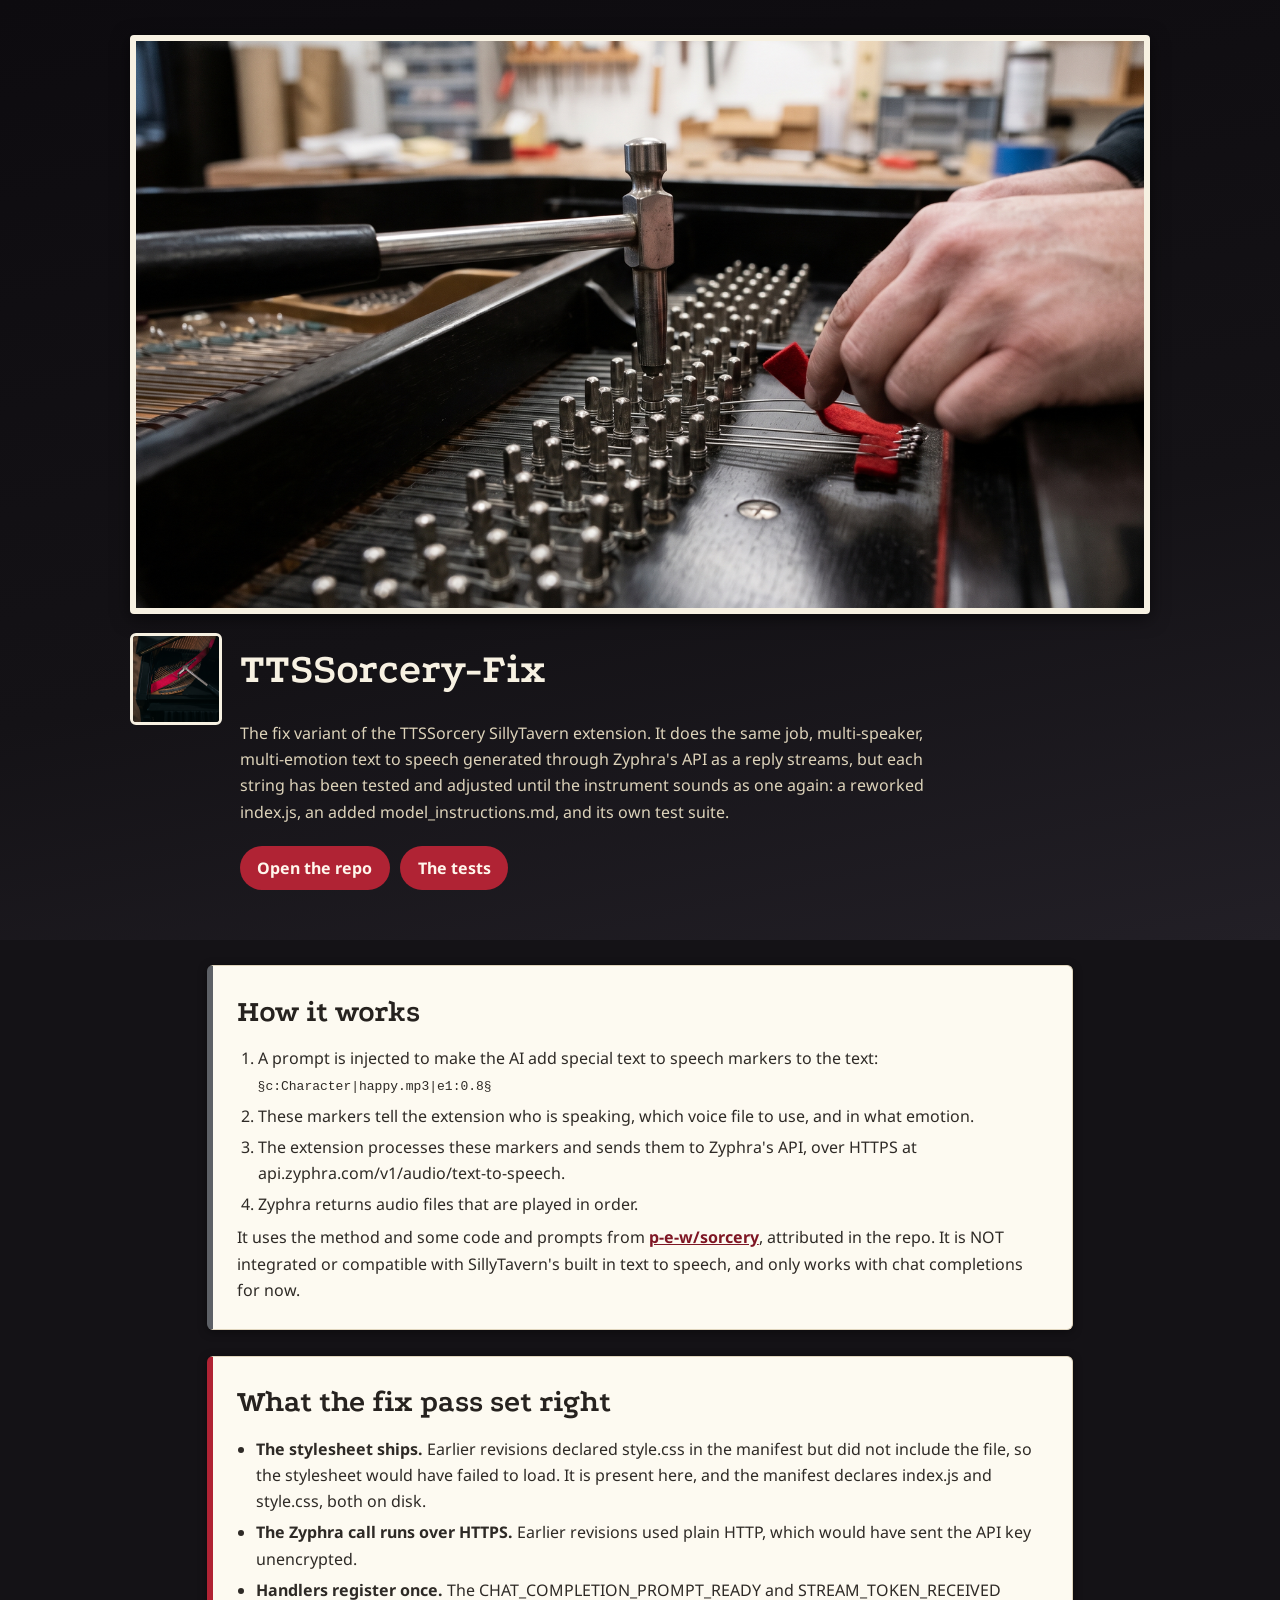
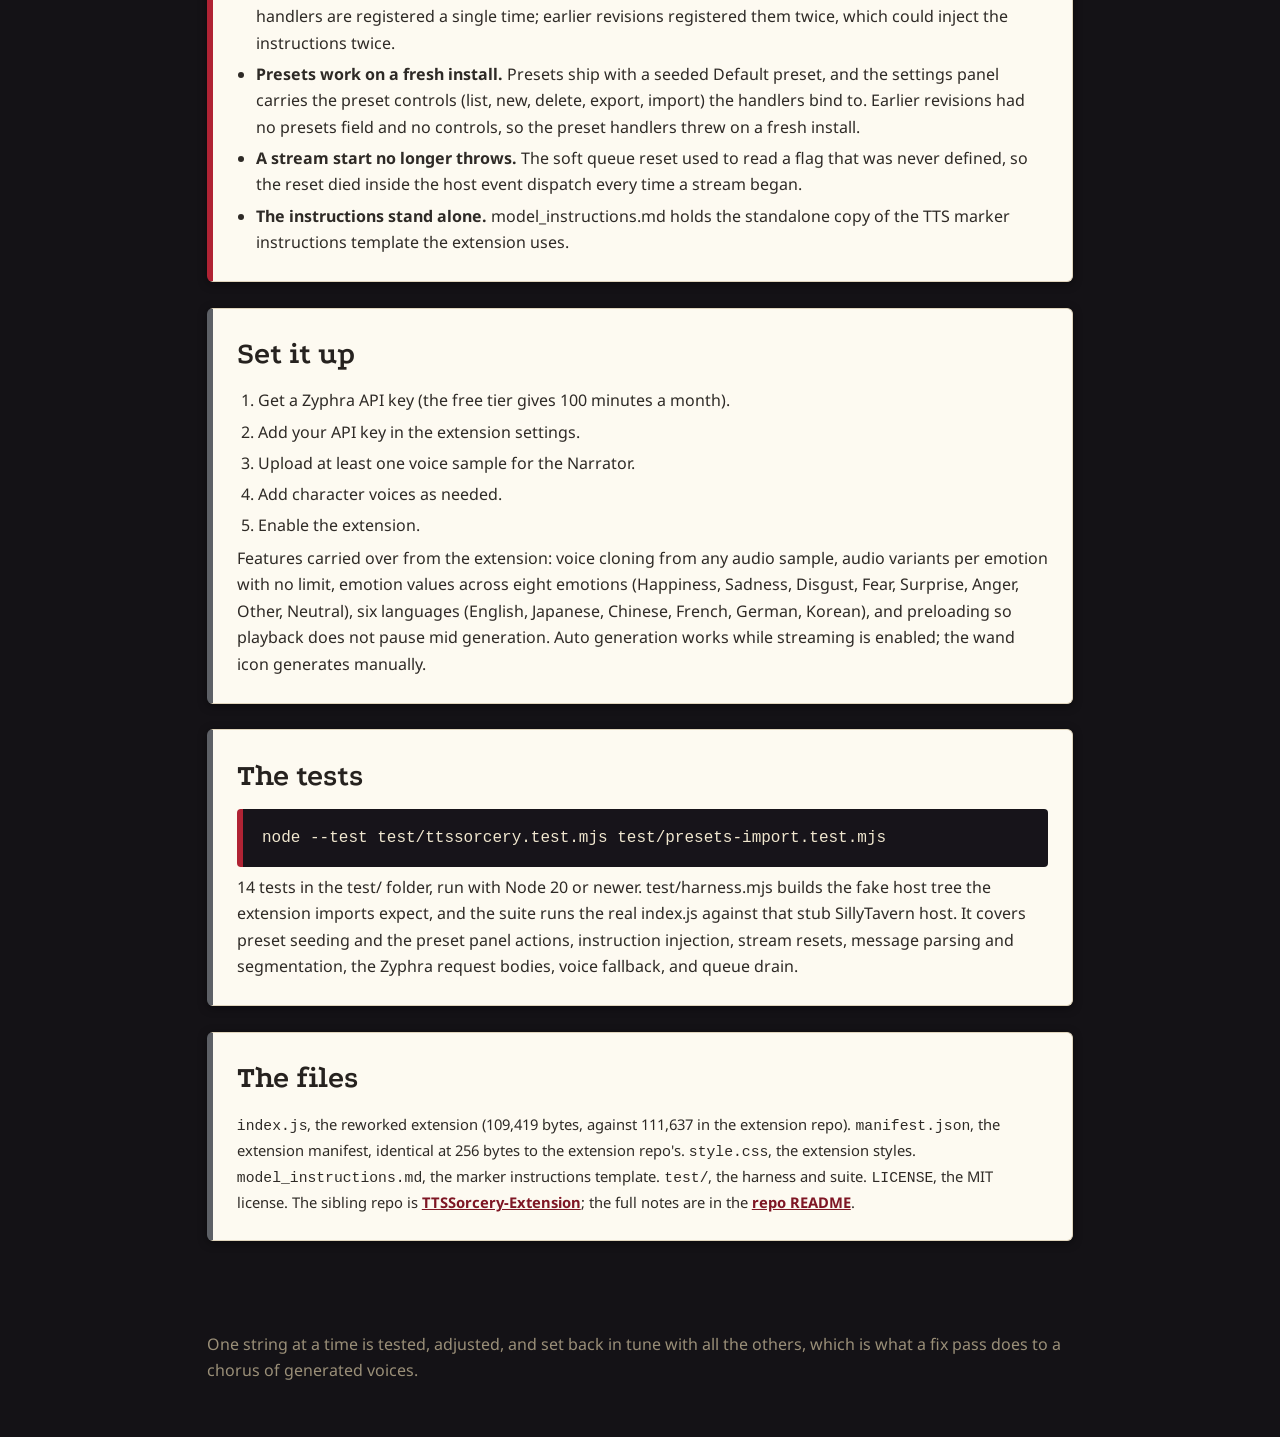
<file: index.html>
<!DOCTYPE html>
<html lang="en">
<head>
<meta charset="utf-8">
<meta name="viewport" content="width=device-width, initial-scale=1">
<title>TTSSorcery-Fix: The Tuning Bench</title>
<meta name="description" content="The fix variant of the TTSSorcery SillyTavern extension: multi-speaker, multi-emotion text to speech through Zyphra's API as a reply streams, with a reworked index.js, an added model_instructions.md, and its own test suite.">
<style>
@font-face{font-family:'Podkova';src:url('fonts/Podkova-500.woff2') format('woff2');font-weight:500}
@font-face{font-family:'Podkova';src:url('fonts/Podkova-700.woff2') format('woff2');font-weight:700}
@font-face{font-family:'Podkova';src:url('fonts/Podkova-800.woff2') format('woff2');font-weight:800}
@font-face{font-family:'Noto Sans';src:url('fonts/NotoSans-400.woff2') format('woff2');font-weight:400}
@font-face{font-family:'Noto Sans';src:url('fonts/NotoSans-600.woff2') format('woff2');font-weight:600}
@font-face{font-family:'Noto Sans';src:url('fonts/NotoSans-700.woff2') format('woff2');font-weight:700}
:root{--black:#141216;--black2:#221f26;--ivory:#f7f1e2;--card:#fdfaf1;--ink:#2e2a26;--steel:#5d6066;--crimson:#b02334;--crimsondk:#7e1624;--line:#e0d5bd}
*{box-sizing:border-box} body{margin:0;background:var(--black);color:var(--ink);font-family:'Noto Sans',sans-serif;line-height:1.65}
h1,h2{font-family:'Podkova',serif;color:#26221f}
.hero{background:linear-gradient(168deg,#0d0b0f 0%,var(--black) 60%,var(--black2) 100%);padding:2.2rem 6vw 1.8rem}
.hero .inner{max-width:1020px;margin:0 auto}
.hero img.wide{width:100%;height:auto;display:block;border:6px solid var(--ivory);border-radius:4px;box-shadow:0 4px 18px rgba(0,0,0,.55)}
.hero .row{display:flex;gap:1.1rem;align-items:flex-start;margin-top:1.2rem}
.hero .row img{width:92px;height:92px;object-fit:cover;border-radius:6px;border:3px solid var(--ivory);background:var(--ivory)}
.hero h1{margin:.1rem 0 .3rem;font-size:2.6rem;color:var(--ivory)}
.hero p{max-width:44rem;color:#ddd3ba}
main{padding:0 6vw 3rem;max-width:1020px;margin:0 auto}
.card{background:var(--card);border:1px solid var(--line);border-left:6px solid var(--steel);border-radius:6px;padding:1.2rem 1.5rem;margin:1.6rem 0;box-shadow:0 2px 10px rgba(0,0,0,.4)}
.card.felt{border-left-color:var(--crimson)}
.card h2{margin:.1rem 0 .5rem;font-size:1.9rem;font-weight:700}
.card p{margin:.4rem 0}
.strip{background:#17141a;color:#f0e7cf;padding:1rem 1.2rem;overflow-x:auto;font-family:ui-monospace,Menlo,monospace;border-radius:4px;border-left:6px solid var(--crimson)}
.btn{display:inline-block;background:var(--crimson);color:#fff6ec;font-family:'Noto Sans',sans-serif;font-weight:700;text-decoration:none;padding:.55rem 1.1rem;border-radius:999px;margin:.3rem .4rem .3rem 0}
.btn:hover{background:var(--crimsondk);color:#fff6ec}.btn:active{transform:translateY(2px)}
.btn:focus-visible{outline:2px dashed var(--crimson);outline-offset:3px}
a{color:var(--crimsondk);font-weight:700}
ol{margin:.4rem 0;padding-left:1.3rem}ul{margin:.4rem 0;padding-left:1.2rem}li{margin:.3rem 0}
table{border-collapse:collapse}td{padding:.2rem .9rem .2rem 0;vertical-align:top}
td:first-child{font-weight:700;color:var(--crimsondk);white-space:nowrap}
.small{font-size:.92rem}
footer{padding:0 6vw 2.5rem;max-width:1020px;margin:0 auto;color:#9a8f78}
</style>
</head>
<body>
<header class="hero">
<div class="inner">
<img class="wide" src="assets/intro-banner.png" alt="The tuning hammer seated on one pin among rows of pins, a hand lifting the red felt mute from the strings it has just set right">
<div class="row"><img src="assets/logo.png" alt="TTSSorcery-Fix logo: the open top of a black piano with a crimson felt strip laid across its steel strings and a tuning hammer resting on one pin"><div><h1>TTSSorcery-Fix</h1><p>The fix variant of the TTSSorcery SillyTavern extension. It does the same job, multi-speaker, multi-emotion text to speech generated through Zyphra's API as a reply streams, but each string has been tested and adjusted until the instrument sounds as one again: a reworked index.js, an added model_instructions.md, and its own test suite.</p><p><a class="btn" href="https://github.com/Epsilon0xCell/TTSSorcery-Fix">Open the repo</a> <a class="btn" href="#proof">The tests</a></p></div></div>
</div>
</header>
<main>
<section class="card"><h2>How it works</h2><ol>
<li>A prompt is injected to make the AI add special text to speech markers to the text: <code>§c:Character|happy.mp3|e1:0.8§</code></li>
<li>These markers tell the extension who is speaking, which voice file to use, and in what emotion.</li>
<li>The extension processes these markers and sends them to Zyphra's API, over HTTPS at api.zyphra.com/v1/audio/text-to-speech.</li>
<li>Zyphra returns audio files that are played in order.</li>
</ol><p>It uses the method and some code and prompts from <a href="https://github.com/p-e-w/sorcery">p-e-w/sorcery</a>, attributed in the repo. It is NOT integrated or compatible with SillyTavern's built in text to speech, and only works with chat completions for now.</p></section>
<section class="card felt"><h2>What the fix pass set right</h2><ul>
<li><strong>The stylesheet ships.</strong> Earlier revisions declared style.css in the manifest but did not include the file, so the stylesheet would have failed to load. It is present here, and the manifest declares index.js and style.css, both on disk.</li>
<li><strong>The Zyphra call runs over HTTPS.</strong> Earlier revisions used plain HTTP, which would have sent the API key unencrypted.</li>
<li><strong>Handlers register once.</strong> The CHAT_COMPLETION_PROMPT_READY and STREAM_TOKEN_RECEIVED handlers are registered a single time; earlier revisions registered them twice, which could inject the instructions twice.</li>
<li><strong>Presets work on a fresh install.</strong> Presets ship with a seeded Default preset, and the settings panel carries the preset controls (list, new, delete, export, import) the handlers bind to. Earlier revisions had no presets field and no controls, so the preset handlers threw on a fresh install.</li>
<li><strong>A stream start no longer throws.</strong> The soft queue reset used to read a flag that was never defined, so the reset died inside the host event dispatch every time a stream began.</li>
<li><strong>The instructions stand alone.</strong> model_instructions.md holds the standalone copy of the TTS marker instructions template the extension uses.</li>
</ul></section>
<section class="card"><h2>Set it up</h2><ol>
<li>Get a Zyphra API key (the free tier gives 100 minutes a month).</li>
<li>Add your API key in the extension settings.</li>
<li>Upload at least one voice sample for the Narrator.</li>
<li>Add character voices as needed.</li>
<li>Enable the extension.</li>
</ol><p>Features carried over from the extension: voice cloning from any audio sample, audio variants per emotion with no limit, emotion values across eight emotions (Happiness, Sadness, Disgust, Fear, Surprise, Anger, Other, Neutral), six languages (English, Japanese, Chinese, French, German, Korean), and preloading so playback does not pause mid generation. Auto generation works while streaming is enabled; the wand icon generates manually.</p></section>
<section class="card" id="proof"><h2>The tests</h2><div class="strip">node --test test/ttssorcery.test.mjs test/presets-import.test.mjs</div><p>14 tests in the test/ folder, run with Node 20 or newer. test/harness.mjs builds the fake host tree the extension imports expect, and the suite runs the real index.js against that stub SillyTavern host. It covers preset seeding and the preset panel actions, instruction injection, stream resets, message parsing and segmentation, the Zyphra request bodies, voice fallback, and queue drain.</p></section>
<section class="card"><h2>The files</h2><p class="small"><code>index.js</code>, the reworked extension (109,419 bytes, against 111,637 in the extension repo). <code>manifest.json</code>, the extension manifest, identical at 256 bytes to the extension repo's. <code>style.css</code>, the extension styles. <code>model_instructions.md</code>, the marker instructions template. <code>test/</code>, the harness and suite. <code>LICENSE</code>, the MIT license. The sibling repo is <a href="https://github.com/Epsilon0xCell/TTSSorcery-Extension">TTSSorcery-Extension</a>; the full notes are in the <a href="https://github.com/Epsilon0xCell/TTSSorcery-Fix">repo README</a>.</p></section>
</main>
<footer><p>One string at a time is tested, adjusted, and set back in tune with all the others, which is what a fix pass does to a chorus of generated voices.</p></footer>
</body>
</html>
</file>
